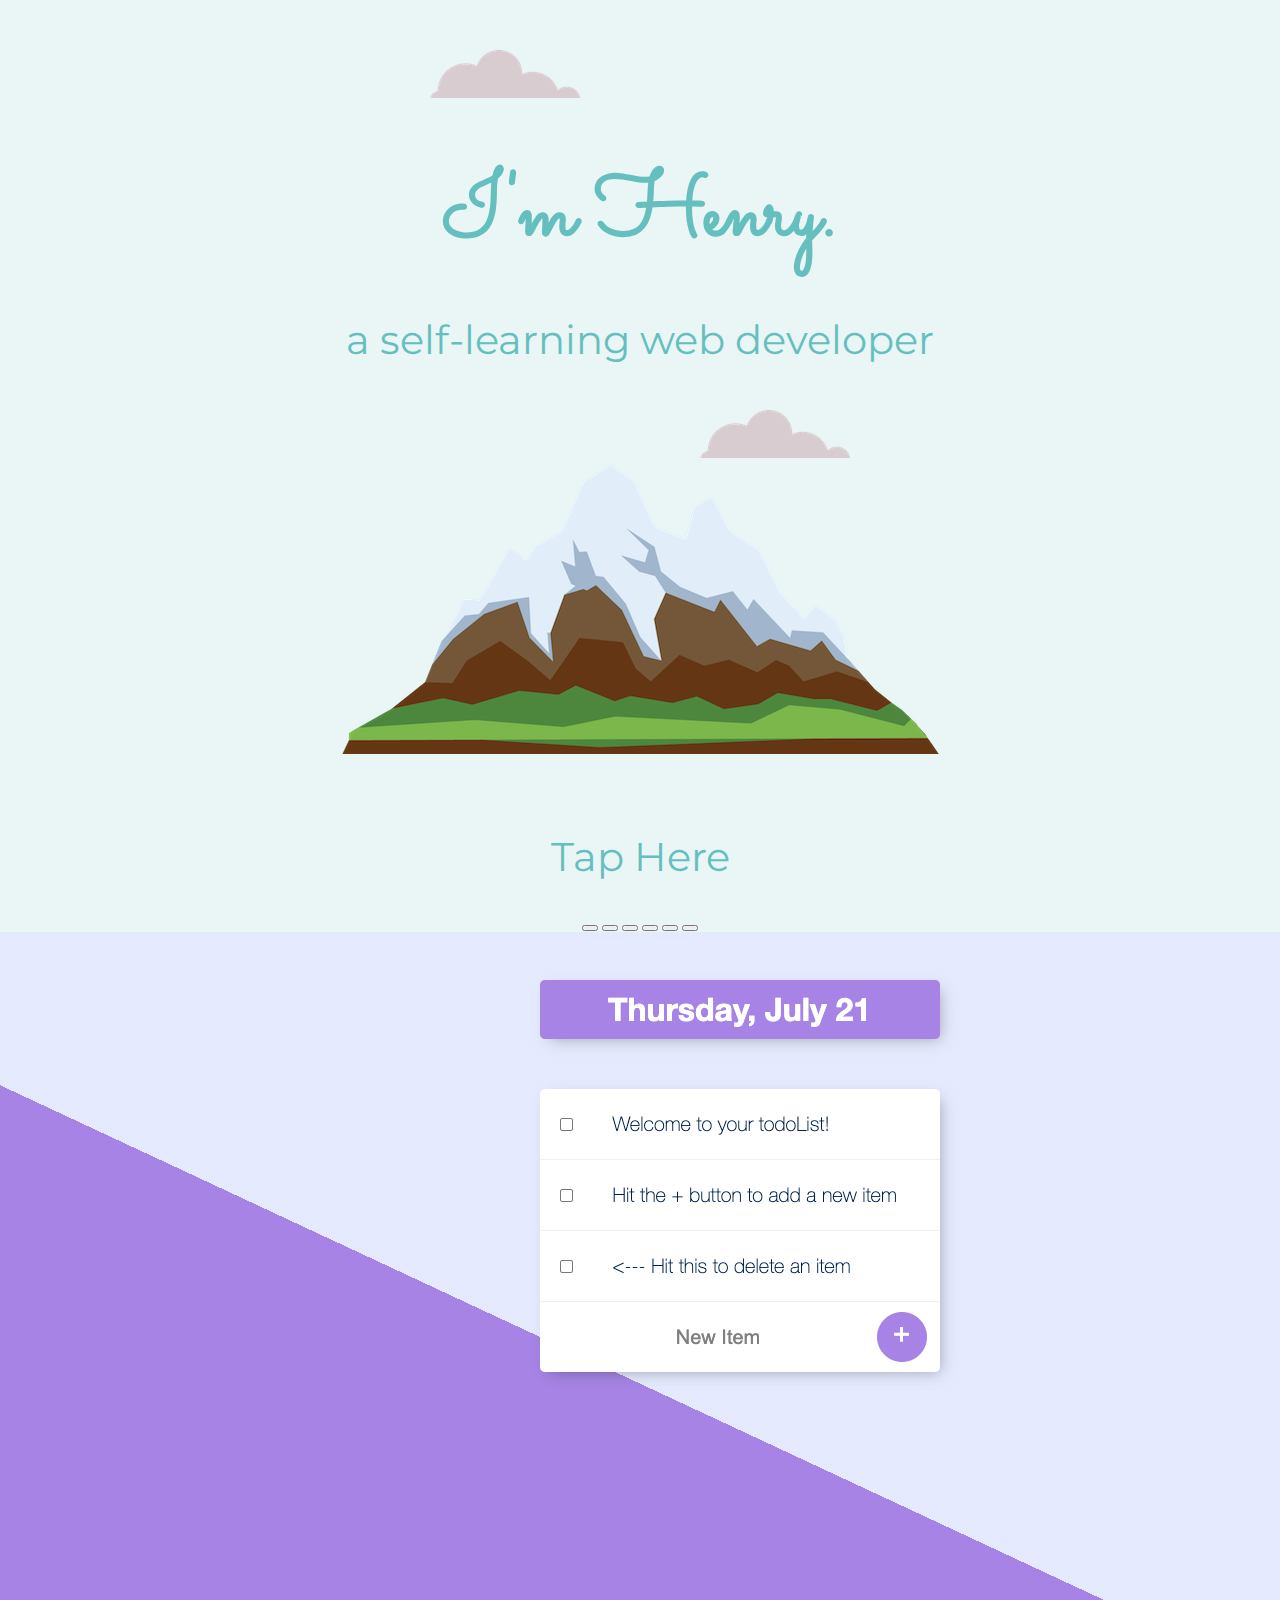
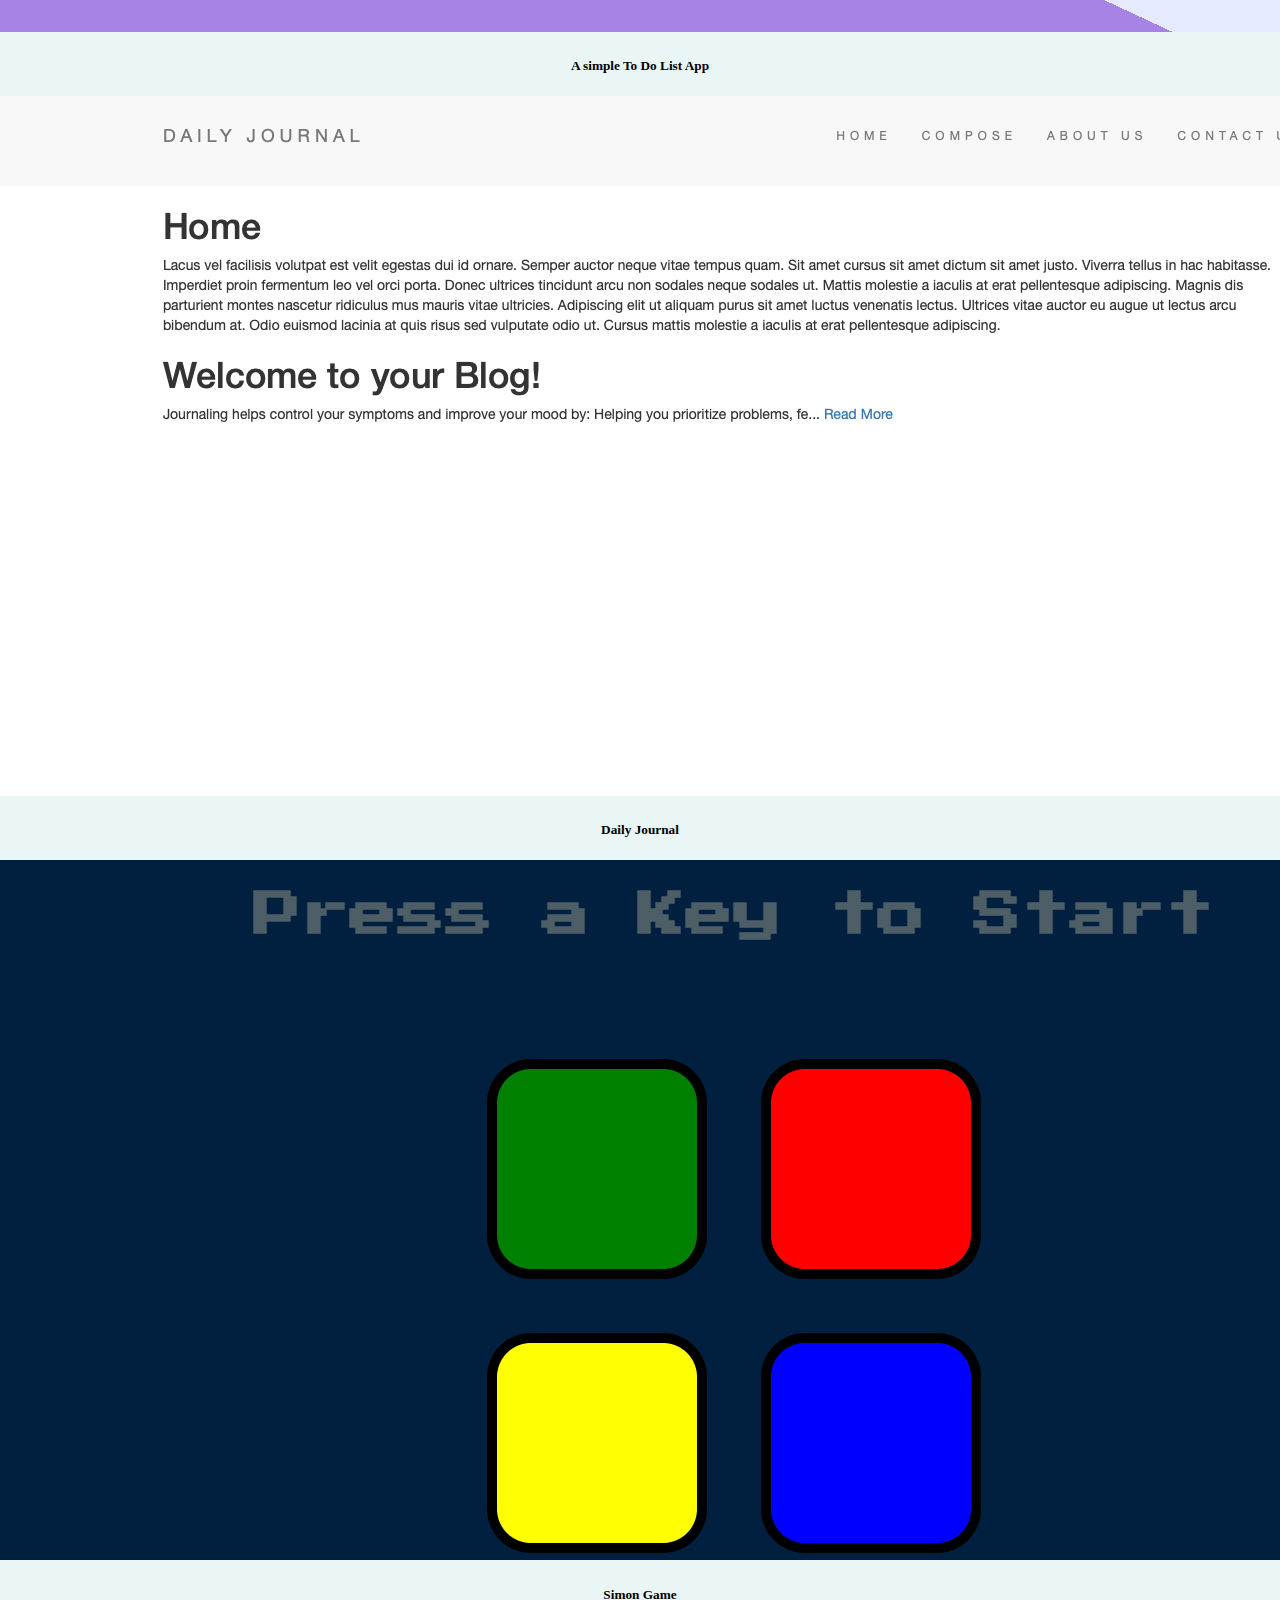
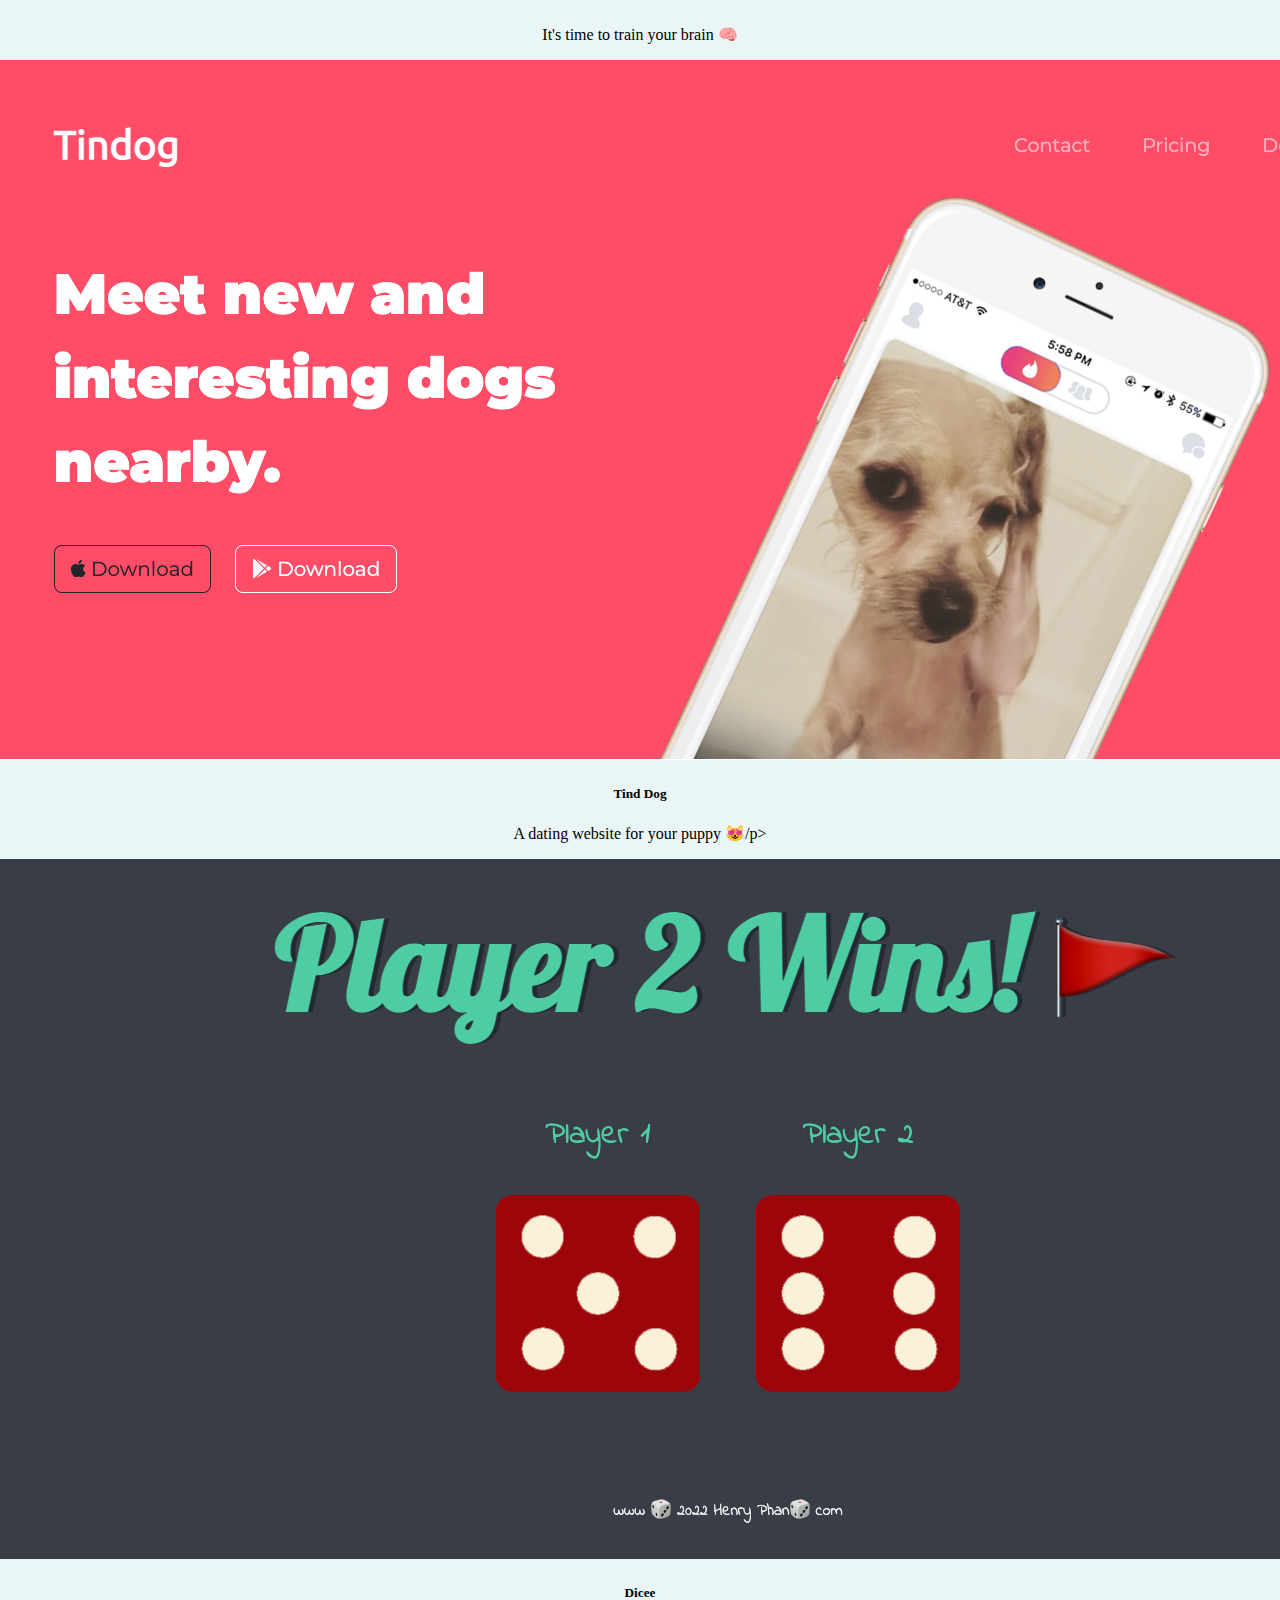
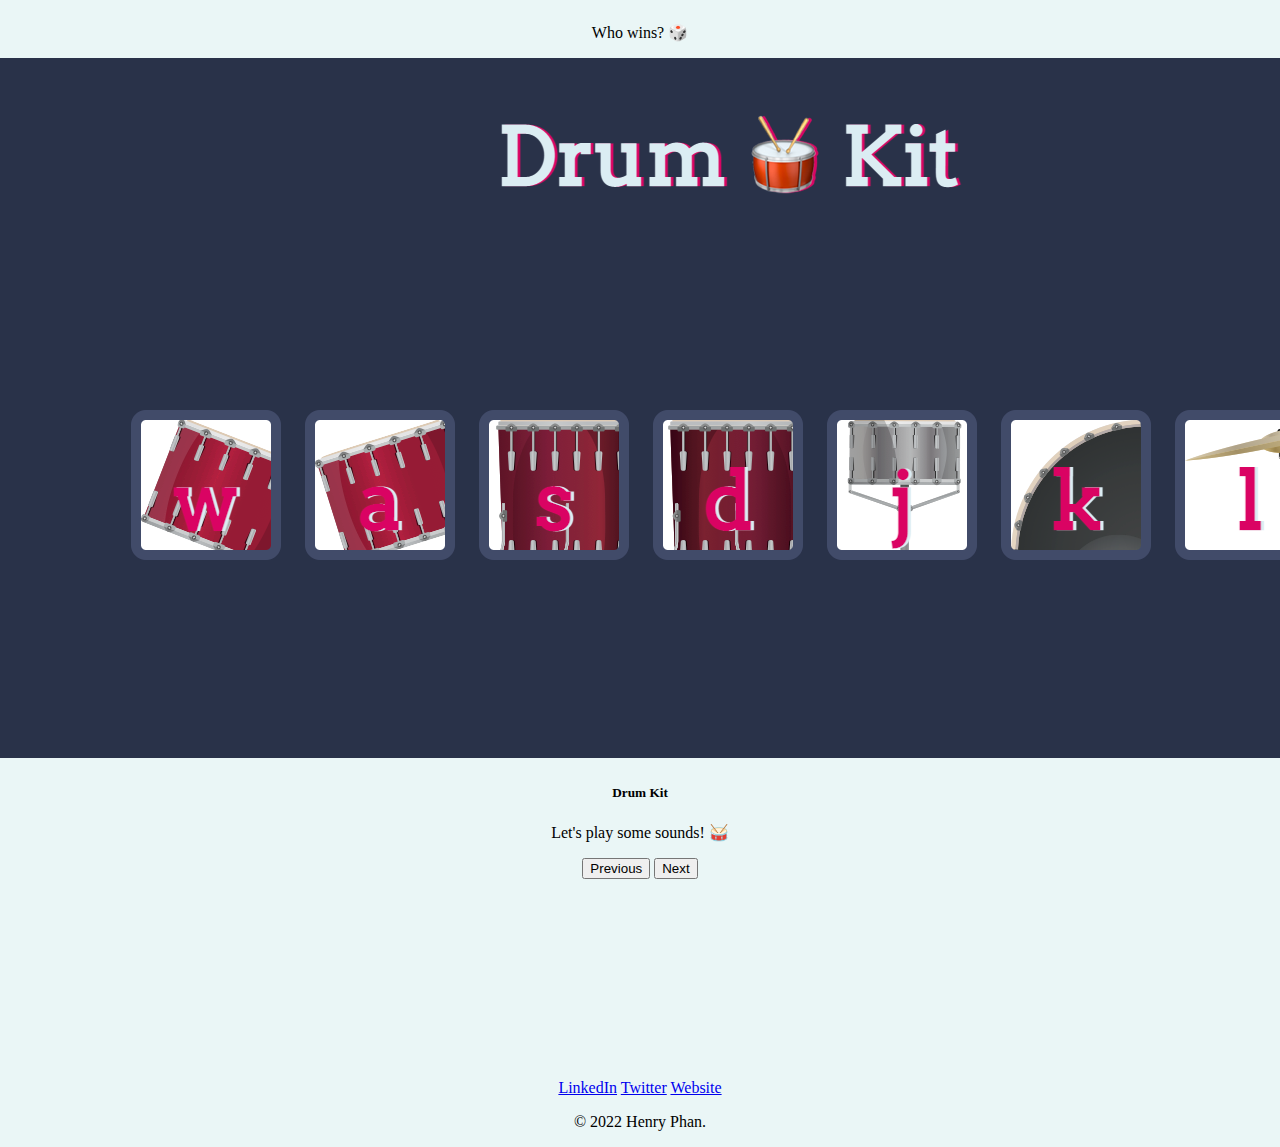
<file: index.html>
<!DOCTYPE html>
<html lang="en" dir="ltr">

<head>
  <meta charset="utf-8">
  <title>Henry Phan</title>
  <!-- Bootstrap -->
  <link href="https://cdn.jsdelivr.net/npm/bootstrap@5.2.0-beta1/dist/css/bootstrap.min.css" rel="stylesheet" integrity="sha384-0evHe/X+R7YkIZDRvuzKMRqM+OrBnVFBL6DOitfPri4tjfHxaWutUpFmBp4vmVor" crossorigin="anonymous">
  <script src="https://cdn.jsdelivr.net/npm/bootstrap@5.2.0-beta1/dist/js/bootstrap.bundle.min.js" integrity="sha384-pprn3073KE6tl6bjs2QrFaJGz5/SUsLqktiwsUTF55Jfv3qYSDhgCecCxMW52nD2" crossorigin="anonymous"></script>
  <!-- CSS -->
  <link rel="stylesheet" href="css/styles.css">
  <link rel="icon" href="favicon.ico">
  <!-- Font -->
  <link rel="preconnect" href="https://fonts.googleapis.com">
  <link rel="preconnect" href="https://fonts.gstatic.com" crossorigin>
  <link href="https://fonts.googleapis.com/css2?family=Merriweather&family=Montserrat&family=Sacramento&display=swap" rel="stylesheet">
</head>

<body>
  <div class="top-container">
    <img class="top-cloud" src="images/cloud.png" alt="cloud-img">
    <h1>I'm Henry.</h1>
    <h2>a self-learning web developer</h2>
    <img class="bottom-cloud" src="images/cloud.png" alt="cloud-img">
    <img src="images/mountain.png" alt="mountain-img">
  </div>

  <!-- Projects-->

  <section id="projects">
    <h2 class="showProjectLine" data-bs-toggle="collapse" data-bs-target="#projectCollapse" aria-expanded="false" aria-controls="projectCollapse">Tap Here</h2>
    <div class="collapse" id="projectCollapse">
      <div id="carouselExampleCaptions" class="carousel slide carousel-fade" data-bs-ride="carousel">
        <div class="carousel-indicators">
          <button type="button" data-bs-target="#carouselExampleCaptions" data-bs-slide-to="0" class="active" aria-current="true" aria-label="Slide 1"></button>
          <button type="button" data-bs-target="#carouselExampleCaptions" data-bs-slide-to="1" aria-label="Slide 2"></button>
          <button type="button" data-bs-target="#carouselExampleCaptions" data-bs-slide-to="2" aria-label="Slide 3"></button>
          <button type="button" data-bs-target="#carouselExampleCaptions" data-bs-slide-to="3" aria-label="Slide 4"></button>
          <button type="button" data-bs-target="#carouselExampleCaptions" data-bs-slide-to="4" aria-label="Slide 5"></button>
          <button type="button" data-bs-target="#carouselExampleCaptions" data-bs-slide-to="5" aria-label="Slide 6"></button>
        </div>
        <div class="carousel-inner">
          <div class="carousel-item active" data-bs-interval="5000">
            <a href="https://pure-cove-90986.herokuapp.com/">
            <img src="images/ToDoList.png" class="d-block w-100" alt="...">
            </a>
            <div class="carousel-caption d-none d-md-block">
              <h5>A simple To Do List App</h5>
            </div>
          </div>
          <div class="carousel-item" data-bs-interval="5000">
            <a href="https://still-garden-73682.herokuapp.com">
            <img src="images/PersonalBlog.png" class="d-block w-100" alt="...">
            </a>
            <div class="carousel-caption d-none d-md-block">
              <h5>Daily Journal</h5>
            </div>
          </div>
          <div class="carousel-item" data-bs-interval="5000">
            <a href="SimonGame/index.html">
            <img src="images/SimonGame.png" class="d-block w-100" alt="...">
            </a>
            <div class="carousel-caption d-none d-md-block">
              <h5>Simon Game</h5>
              <p>It's time to train your brain 🧠</p>
            </div>
          </div>
          <div class="carousel-item" data-bs-interval="5000">
            <a href="TinDog/TinDog.html">
            <img src="images/TinDog.png" class="d-block w-100" alt="...">
            </a>
            <div class="carousel-caption d-none d-md-block">
              <h5>Tind Dog</h5>
              <p>A dating website for your puppy 😻/p>
            </div>
          </div>
          <div class="carousel-item" data-bs-interval="5000">
            <a href="Dicee/dicee.html">
            <img src="images/Dicee.png" class="d-block w-100" alt="...">
            </a>
            <div class="carousel-caption d-none d-md-block">
              <h5>Dicee</h5>
              <p>Who wins? 🎲</p>
            </div>
          </div>
          <div class="carousel-item" data-bs-interval="5000">
            <a href="DrumKit/index.html">
            <img src="images/DrumKit.png" class="d-block w-100" alt="...">
            </a>
            <div class="carousel-caption d-none d-md-block">
              <h5>Drum Kit</h5>
              <p>Let's play some sounds! 🥁</p>
            </div>
          </div>
        </div>
        <button class="carousel-control-prev" type="button" data-bs-target="#carouselExampleCaptions" data-bs-slide="prev">
          <span class="carousel-control-prev-icon" aria-hidden="true"></span>
          <span class="visually-hidden">Previous</span>
        </button>
        <button class="carousel-control-next" type="button" data-bs-target="#carouselExampleCaptions" data-bs-slide="next">
          <span class="carousel-control-next-icon" aria-hidden="true"></span>
          <span class="visually-hidden">Next</span>
        </button>
      </div>
    </div>
  </section>

  <div class="middle-container">
    <!-- <div class="skills">
      <h2>My Skills.</h2>
      <div class="skill-row">
        <img class="" src="" alt="">
        <iframe src="https://giphy.com/embed/QssGEmpkyEOhBCb7e1" width="50" height="50" frameBorder="0" class="giphy-embed" allowFullScreen></iframe><p><a href="https://giphy.com/stickers/coding-webdesign-coder-QssGEmpkyEOhBCb7e1"></a></p>
        <h3>Lorem & Ipsum</h3>
        <p>Lorem ipsum dolor sit amet, quis in duis, iaculis id felis. Consectetuer vestibulum, nunc urna lectus, erat ligula. Hendrerit nam, lectus ante, ut lorem eros.</p>
      </div>
      <div class="skill-row">
        <img class="" src="" alt="">
        <h3>Lorem Ipsum Dolor</h3>
        <p>Lorem ipsum dolor sit amet, mauris sed consectetuer. Etiam et eu, bibendum interdum, lacus quis mauris. Curabitur wisi, quisque vel eu, rutrum nam.</p>
      </div>
    </div>
    <hr>
    <div class="contact-me">
      <h2>Get In Touch</h2>
      <h3>Lorem ipsum dolor sit amet, non elit.</h3>
      <p>Lorem ipsum dolor sit amet, in quis, aenean amet. Phasellus sodales, tellus donec dui, ornare erat.</p>
      <a class="btn" href="mailto:name@email.com">CONTACT ME</a>
    </div>
  </div> -->


    <div class="bottom-container">
      <a class="footer-link" href="https://www.linkedin.com/">LinkedIn</a>
      <a class="footer-link" href="https://twitter.com/">Twitter</a>
      <a class="footer-link" href="https://hphanvn.github.io/hphanvn/">Website</a>
      <p>© 2022 Henry Phan.</p>
    </div>
    <script src="https://ajax.googleapis.com/ajax/libs/jquery/3.6.0/jquery.min.js"></script>
    <script src="index.js" charset="utf-8"></script>
</body>

</html>
</file>
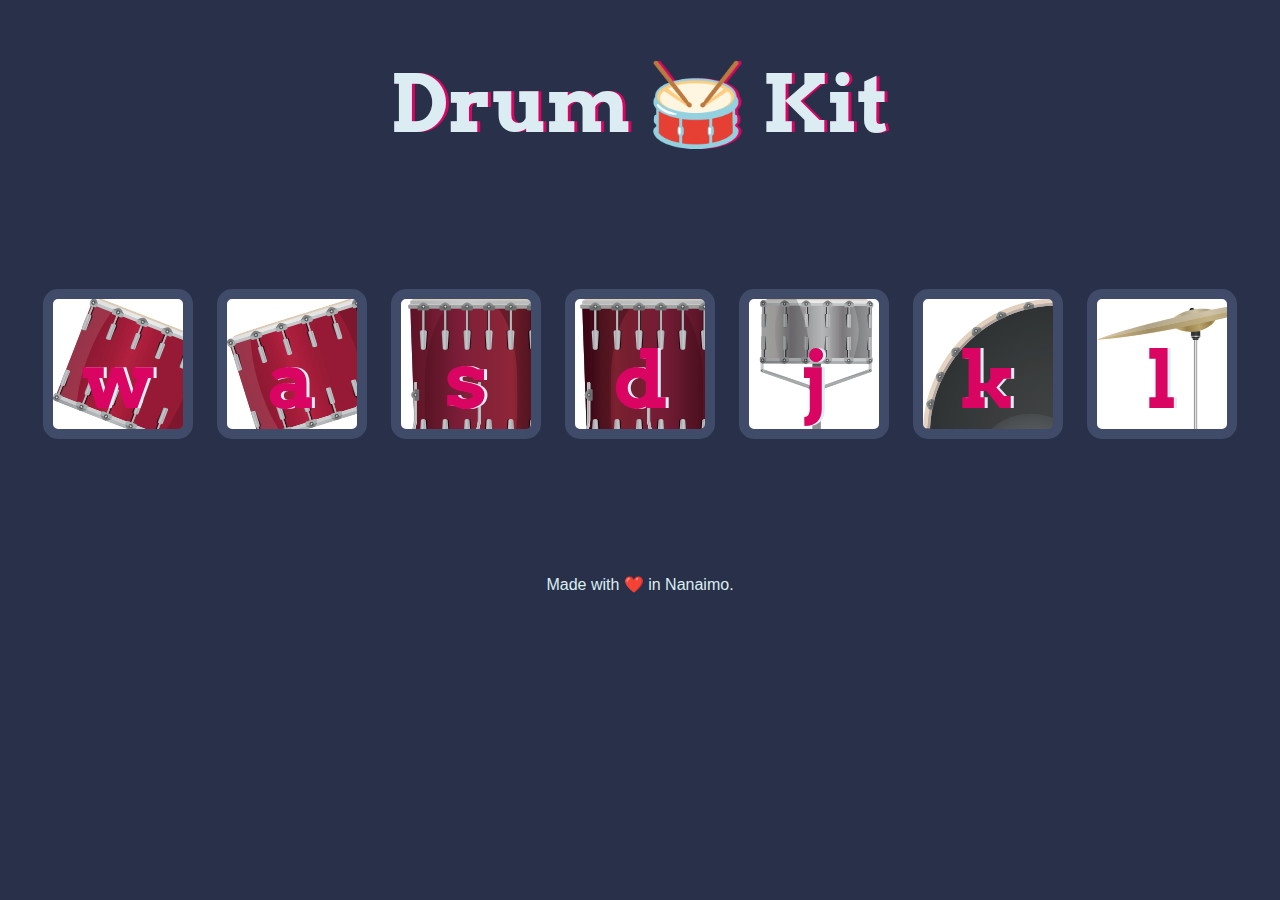
<file: DrumKit/index.html>
<!DOCTYPE html>
<html lang="en" dir="ltr">

<head>
  <meta charset="utf-8">
  <title>Drum Kit</title>
  <link rel="stylesheet" href="styles.css">
  <link href="https://fonts.googleapis.com/css?family=Arvo" rel="stylesheet">
</head>

<body>

  <h1 id="title">Drum 🥁 Kit</h1>
  <div class="set">
    <button class="w drum">w</button>
    <button class="a drum">a</button>
    <button class="s drum">s</button>
    <button class="d drum">d</button>
    <button class="j drum">j</button>
    <button class="k drum">k</button>
    <button class="l drum">l</button>
  </div>


  <footer>
    Made with ❤️ in Nanaimo.
  </footer>
  <script src="index.js" charset="utf-8"></script>
</body>

</html>
</file>
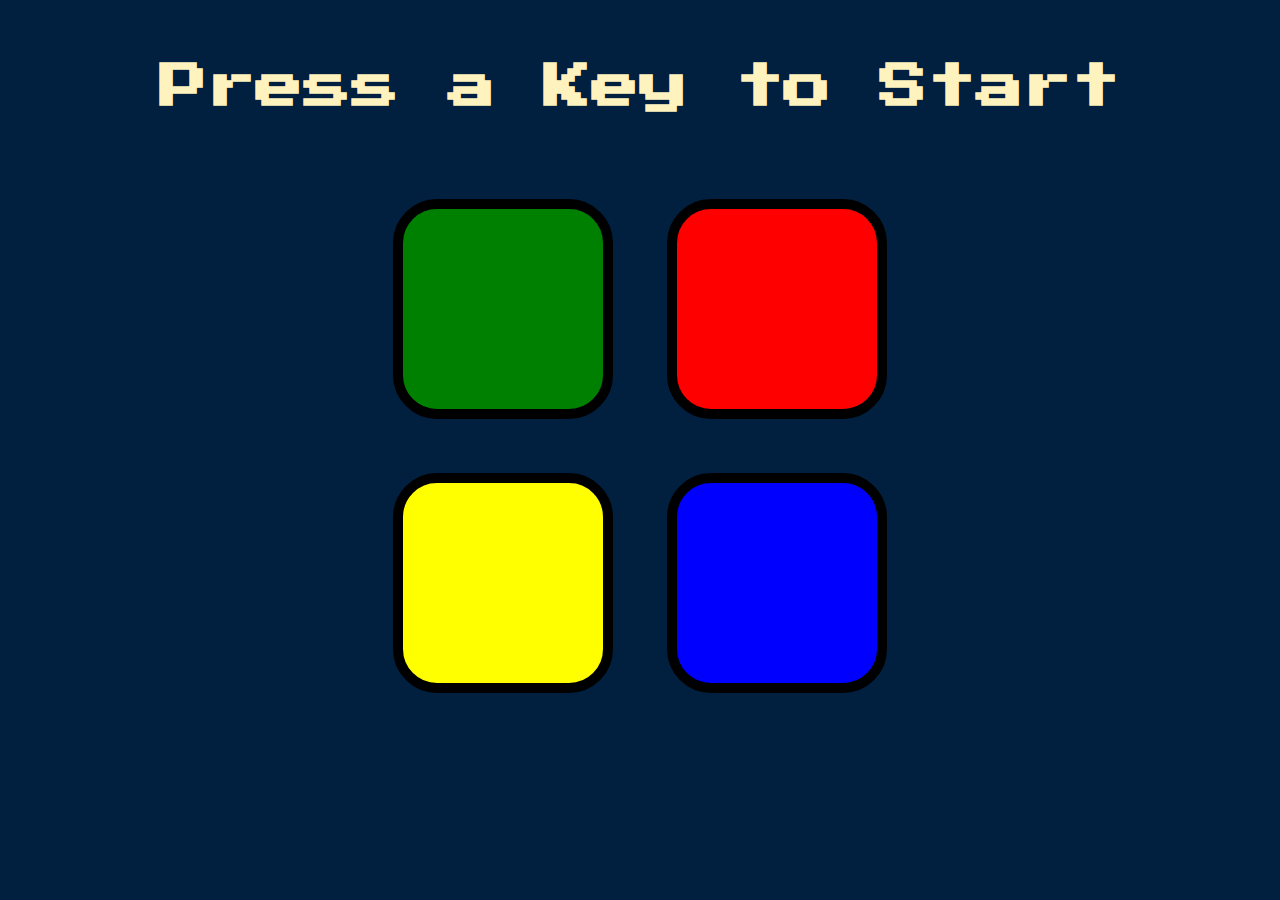
<file: SimonGame/index.html>
<!DOCTYPE html>
<html lang="en" dir="ltr">

<head>
  <meta charset="utf-8">
  <title>Simon Game - Remember the Sequence and Repeat!</title>
  <link rel="stylesheet" href="styles.css">
  <link href="https://fonts.googleapis.com/css?family=Press+Start+2P" rel="stylesheet">
</head>

<body id="myBody">
  <h1 id="level-title">Press a Key to Start</h1>
  <h1 id="end-game"></h1>
  <div class="container">
    <div lass="row">

      <div type="button" id="green" class="btn green">

      </div>

      <div type="button" id="red" class="btn red">

      </div>
    </div>

    <div class="row">

      <div type="button" id="yellow" class="btn yellow">

      </div>
      <div type="button" id="blue" class="btn blue">

      </div>

    </div>

  </div>

  <script src="https://ajax.googleapis.com/ajax/libs/jquery/3.6.0/jquery.min.js"></script>
  <script src="game.js" charset="utf-8"></script>
</body>

</html>
</file>
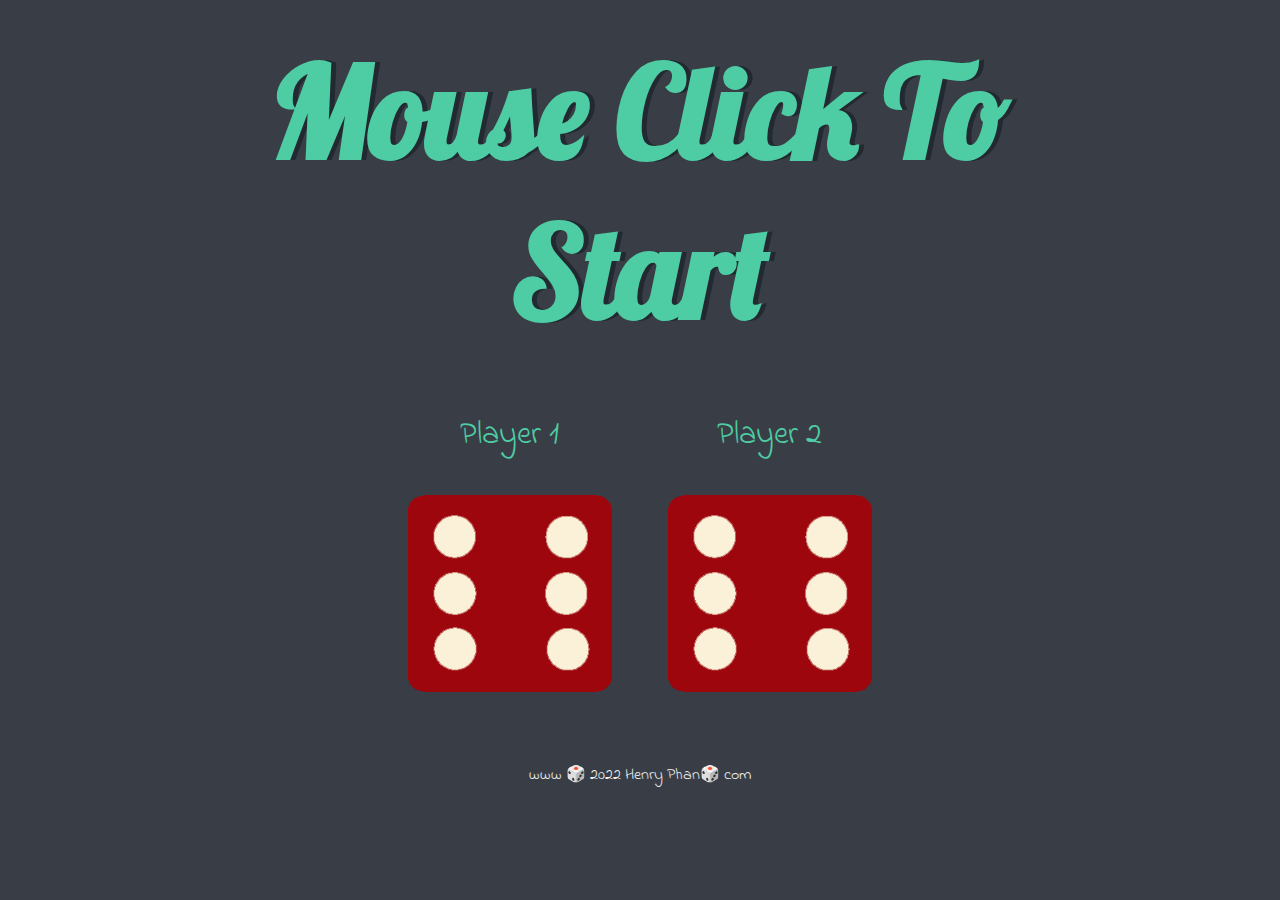
<file: Dicee/dicee.html>
<!DOCTYPE html>
<html lang="en" dir="ltr">
  <head>
    <meta charset="utf-8">
    <title>Dicee</title>
    <link rel="stylesheet" href="styles.css">
    <link href="https://fonts.googleapis.com/css?family=Indie+Flower|Lobster" rel="stylesheet">

  </head>
  <body>

    <div class="container">
      <h1 class="announcement">Mouse Click To Start</h1>

      <div class="dice">
        <p>Player 1</p>
        <img id="i1" class="img1" src="images\dice6.png">
      </div>

      <div class="dice">
        <p>Player 2</p>
        <img id="i2" class="img2" src="images\dice6.png">
      </div>

    </div>
<script src="https://ajax.googleapis.com/ajax/libs/jquery/3.6.0/jquery.min.js"></script>
  <script src="index.js"></script>
  </body>

  <footer>
    www 🎲 2022 Henry Phan🎲 com
  </footer>
</html>
</file>
<file: css/styles.css>
body {
  margin: 0;
  text-align: center;
  font-family: font-family: 'Merriweather', serif;
  background-color: #EAF6F6;
}

h1 {
  color: #66BFBF;
  margin: 50px auto 0 auto;
  list-style: 2;
  font-family: 'Sacramento', cursive;
  font-size: 5.625rem;//100% ~ 16px ~ 1em, rem is relative em (not depend on parent size)
}

h2 {
  color: #66BFBF;
  font-family: 'Montserrat', sans-serif;
  font-size: 2.5rem;
  font-weight: normal;
}

h3 {
  color: #11999E;
  font-family: 'Montserrat', sans-serif;
}

hr {
  border-style: none;
  border-top-style: dotted;
  border-color: gray;
  border-width: 5px;
  width: 5%;
}

.top-container {
  background-color: #EAF6F6;
  position: relative;
  padding-top: 100px;
}

.middle-container {
  background-color: #EAF6F6;
  position: relative;
  padding-top: 100px;
}

.bottom-container {
  background-color: #EAF6F6;
  position: relative;
  padding-top: 100px;
}

.top-cloud {
  position: absolute;
  right: 700px;
  top: 50px;
}

.bottom-cloud {
  position: absolute;
  left: 700px;
  bottom: 300px;
}

.showProjectLine{
  padding-top: 2.5rem;
  background-color: #EAF6F6;
}


.projectCollapse{
  margin-top: 0;
  border-width: thick;
  border-color: red;
}
</file>
<file: DrumKit/styles.css>
body {
  text-align: center;
  background-color: #283149;
}

h1 {
  font-size: 5rem;
  color: #DBEDF3;
  font-family: "Arvo", cursive;
  text-shadow: 3px 0 #DA0463;

}

footer {
  color: #DBEDF3;
  font-family: sans-serif;
}

.w {
  background-image: url("images/tom1.png");
}

.a {
  background-image: url("images/tom2.png");
}

.s {
  background-image: url("images/tom3.png");
}

.d {
  background-image: url("images/tom4.png");
}

.j {
  background-image: url("images/snare.png");
}

.k {
  background-image: url("images/kick.png");
}

.l {
  background-image: url("images/crash.png");
}

.set {
  margin: 10% auto;
}

.game-over {
  background-color: red;
  opacity: 0.8;
}

.pressed {
  box-shadow: 0 3px 4px 0 #DBEDF3;
  opacity: 0.5;
}

.red {
  color: red;
}

.drum {
  outline: none;
  border: 10px solid #404B69;
  font-size: 5rem;
  font-family: 'Arvo', cursive;
  line-height: 2;
  font-weight: 900;
  color: #DA0463;
  text-shadow: 3px 0 #DBEDF3;
  border-radius: 15px;
  display: inline-block;
  width: 150px;
  height: 150px;
  text-align: center;
  margin: 10px;
  background-color: white;
}


.drum:hover{
  transform: scale(1.25);
}
</file>
<file: SimonGame/styles.css>
body {
  text-align: center;
  background-color: #011F3F;
}

#level-title {
  font-family: 'Press Start 2P', cursive;
  font-size: 3rem;
  margin:  5%;
  color: #FEF2BF;
}

#end-game {
  font-family: 'Press Start 2P', cursive;
  font-size: 3rem;
  margin:  5%;
  color: #FEF2BF;
}

.container {
  display: block;
  width: 50%;
  margin: auto;

}

.btn {
  margin: 25px;
  display: inline-block;
  height: 200px;
  width: 200px;
  border: 10px solid black;
  border-radius: 20%;
}

.game-over {
  background-color: red;
  opacity: 0.8;
}

.red {
  background-color: red;
}

.green {
  background-color: green;
}

.blue {
  background-color: blue;
}

.yellow {
  background-color: yellow;
}

.pressed {
  box-shadow: 0 0 20px white;
  background-color: grey;
}
</file>
<file: Dicee/styles.css>
.container {
  width: 70%;
  margin: auto;
  text-align: center;
}

.dice {
  text-align: center;
  display: inline-block;

}

body {
  background-color: #393E46;
}

h1 {
  margin: 30px;
  font-family: 'Lobster', cursive;
  text-shadow: 5px 0 #232931;
  font-size: 8rem;
  color: #4ECCA3;
}

p {
  font-size: 2rem;
  color: #4ECCA3;
  font-family: 'Indie Flower', cursive;
}

img {
  width: 80%;
}

footer {
  margin-top: 5%;
  color: #EEEEEE;
  text-align: center;
  font-family: 'Indie Flower', cursive;

}
</file>
